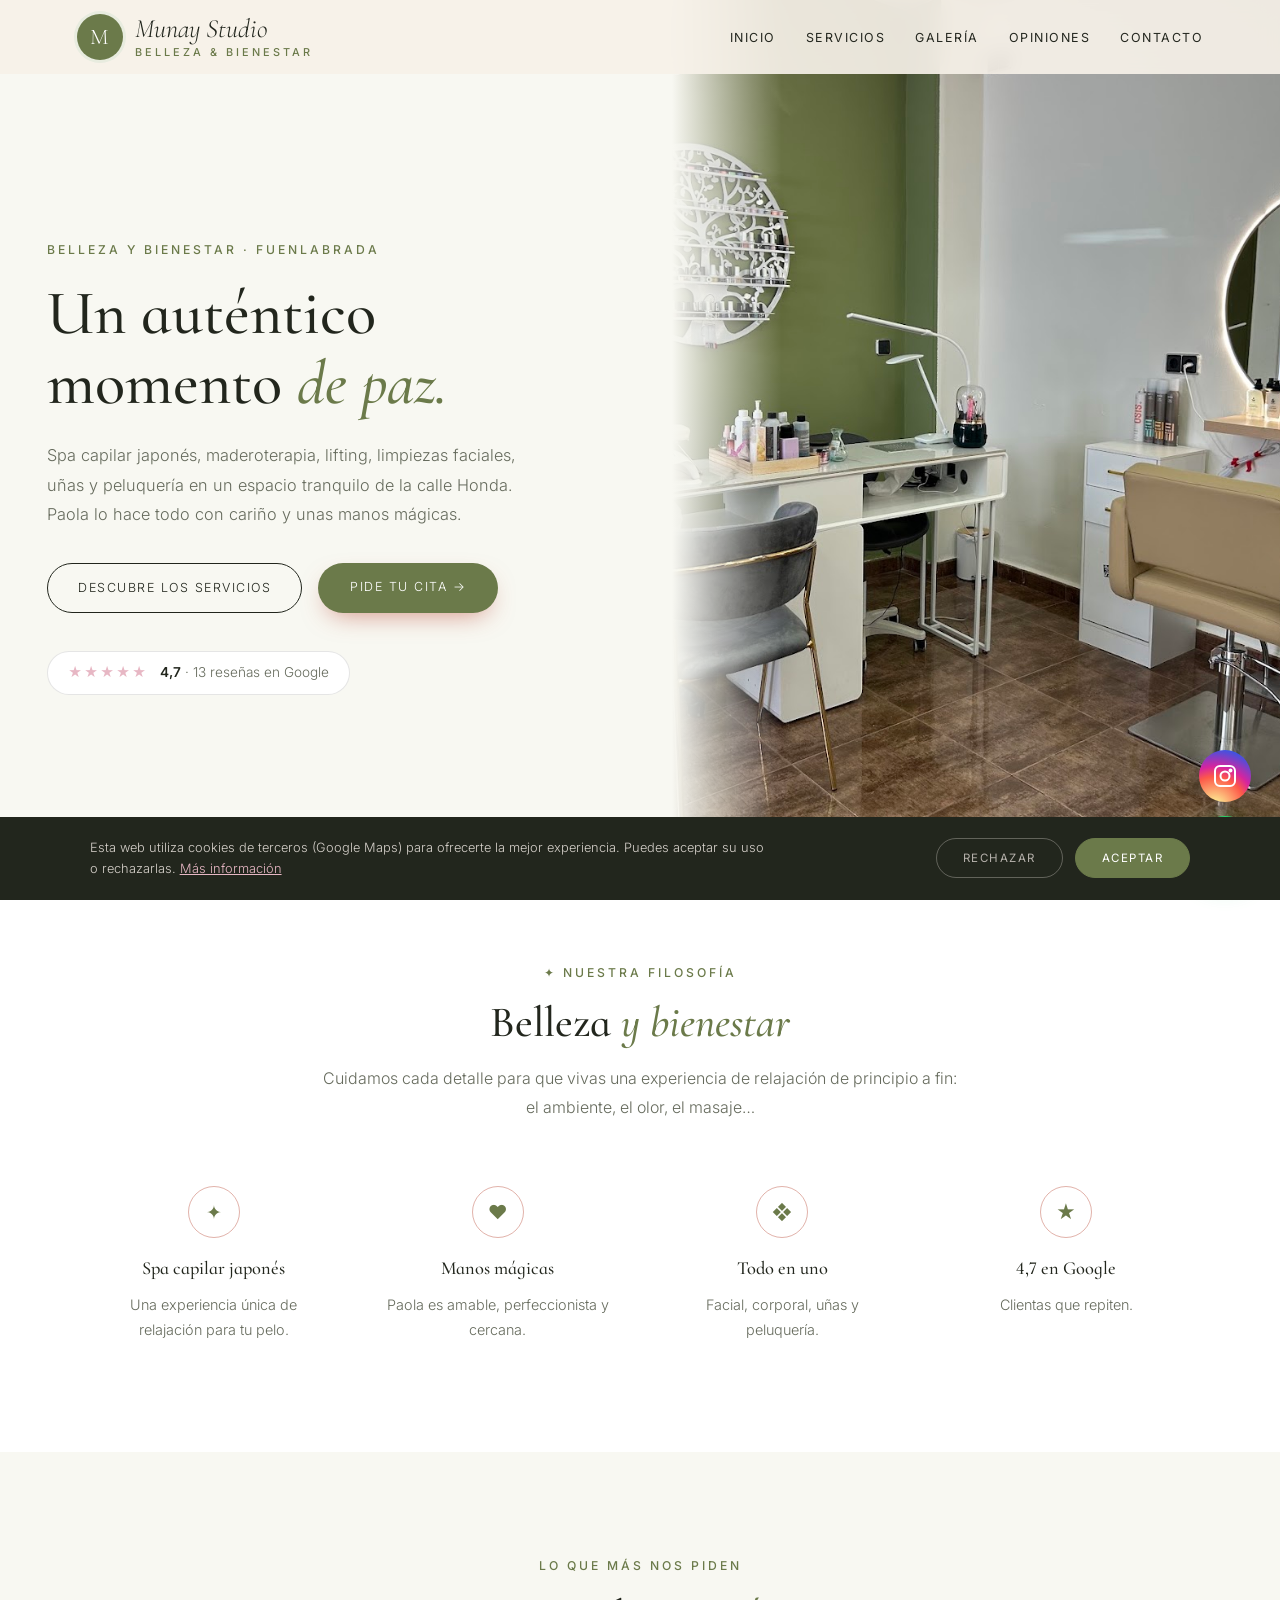
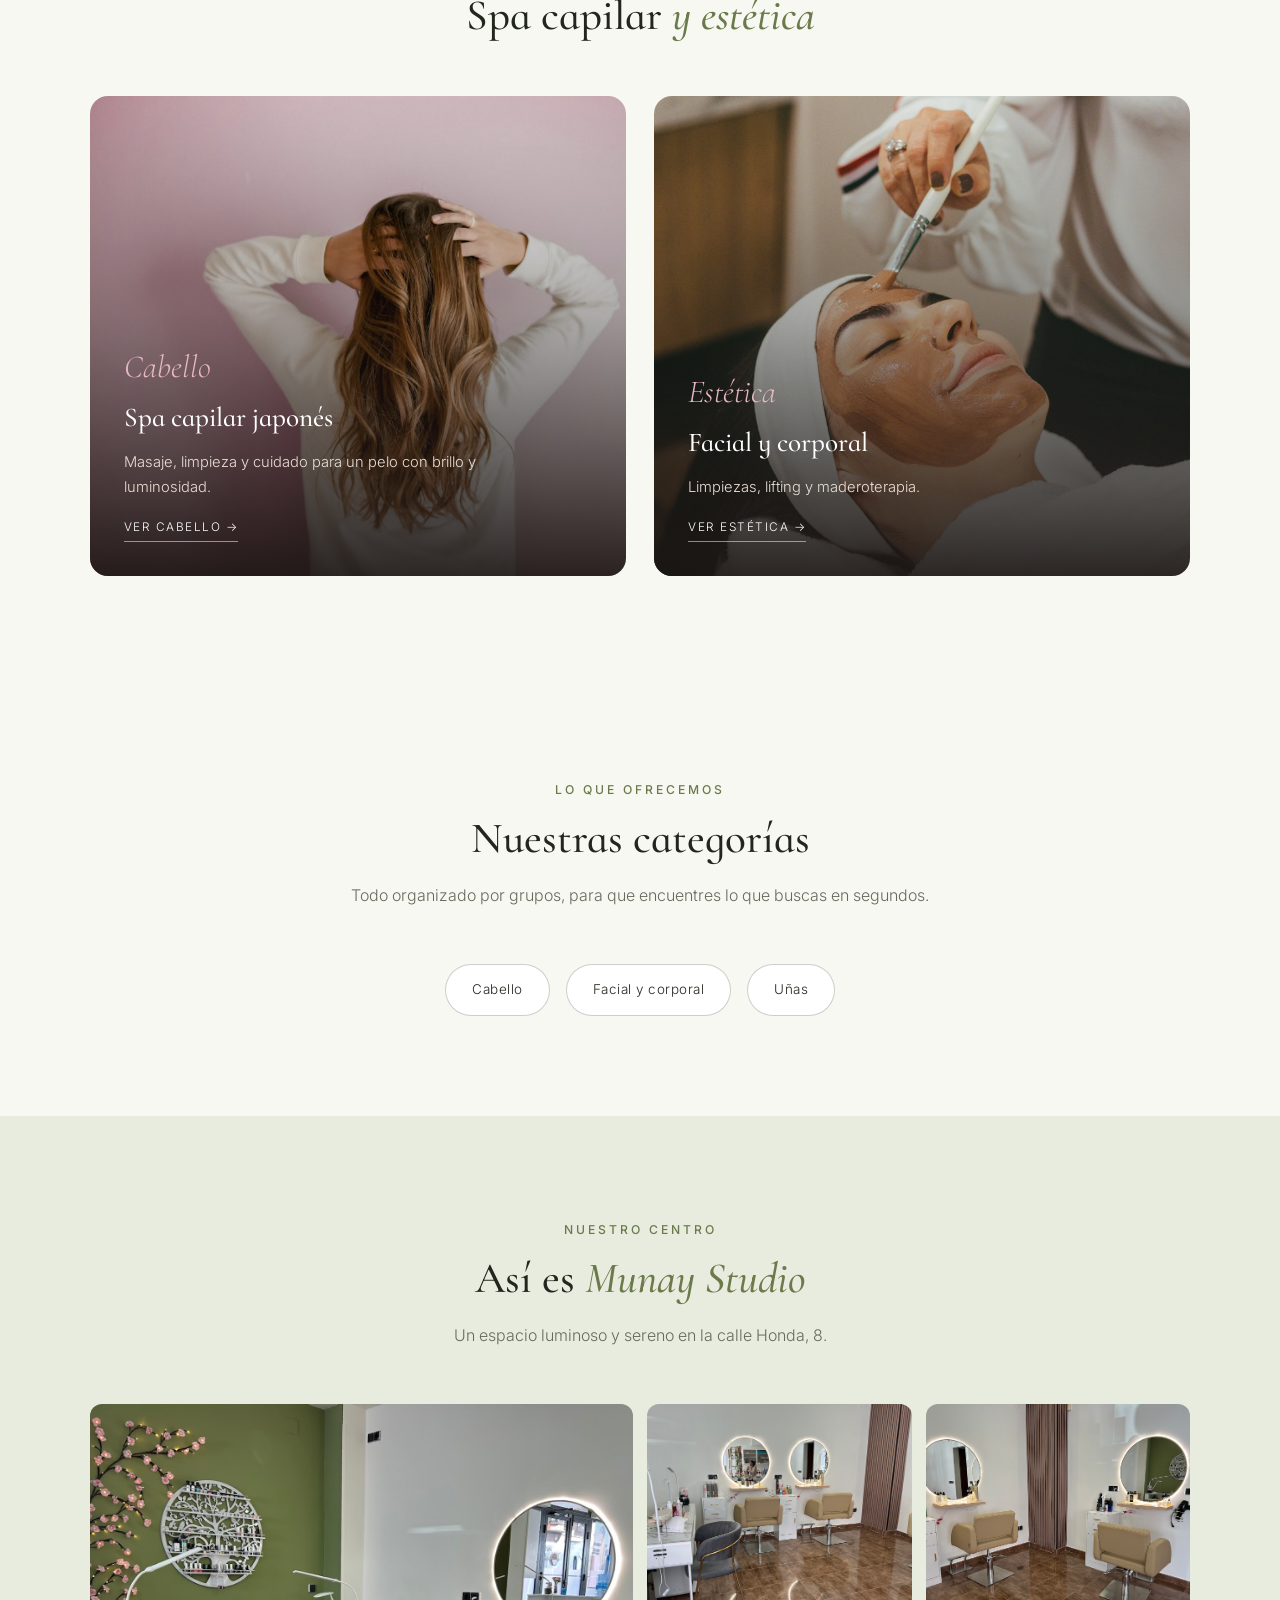
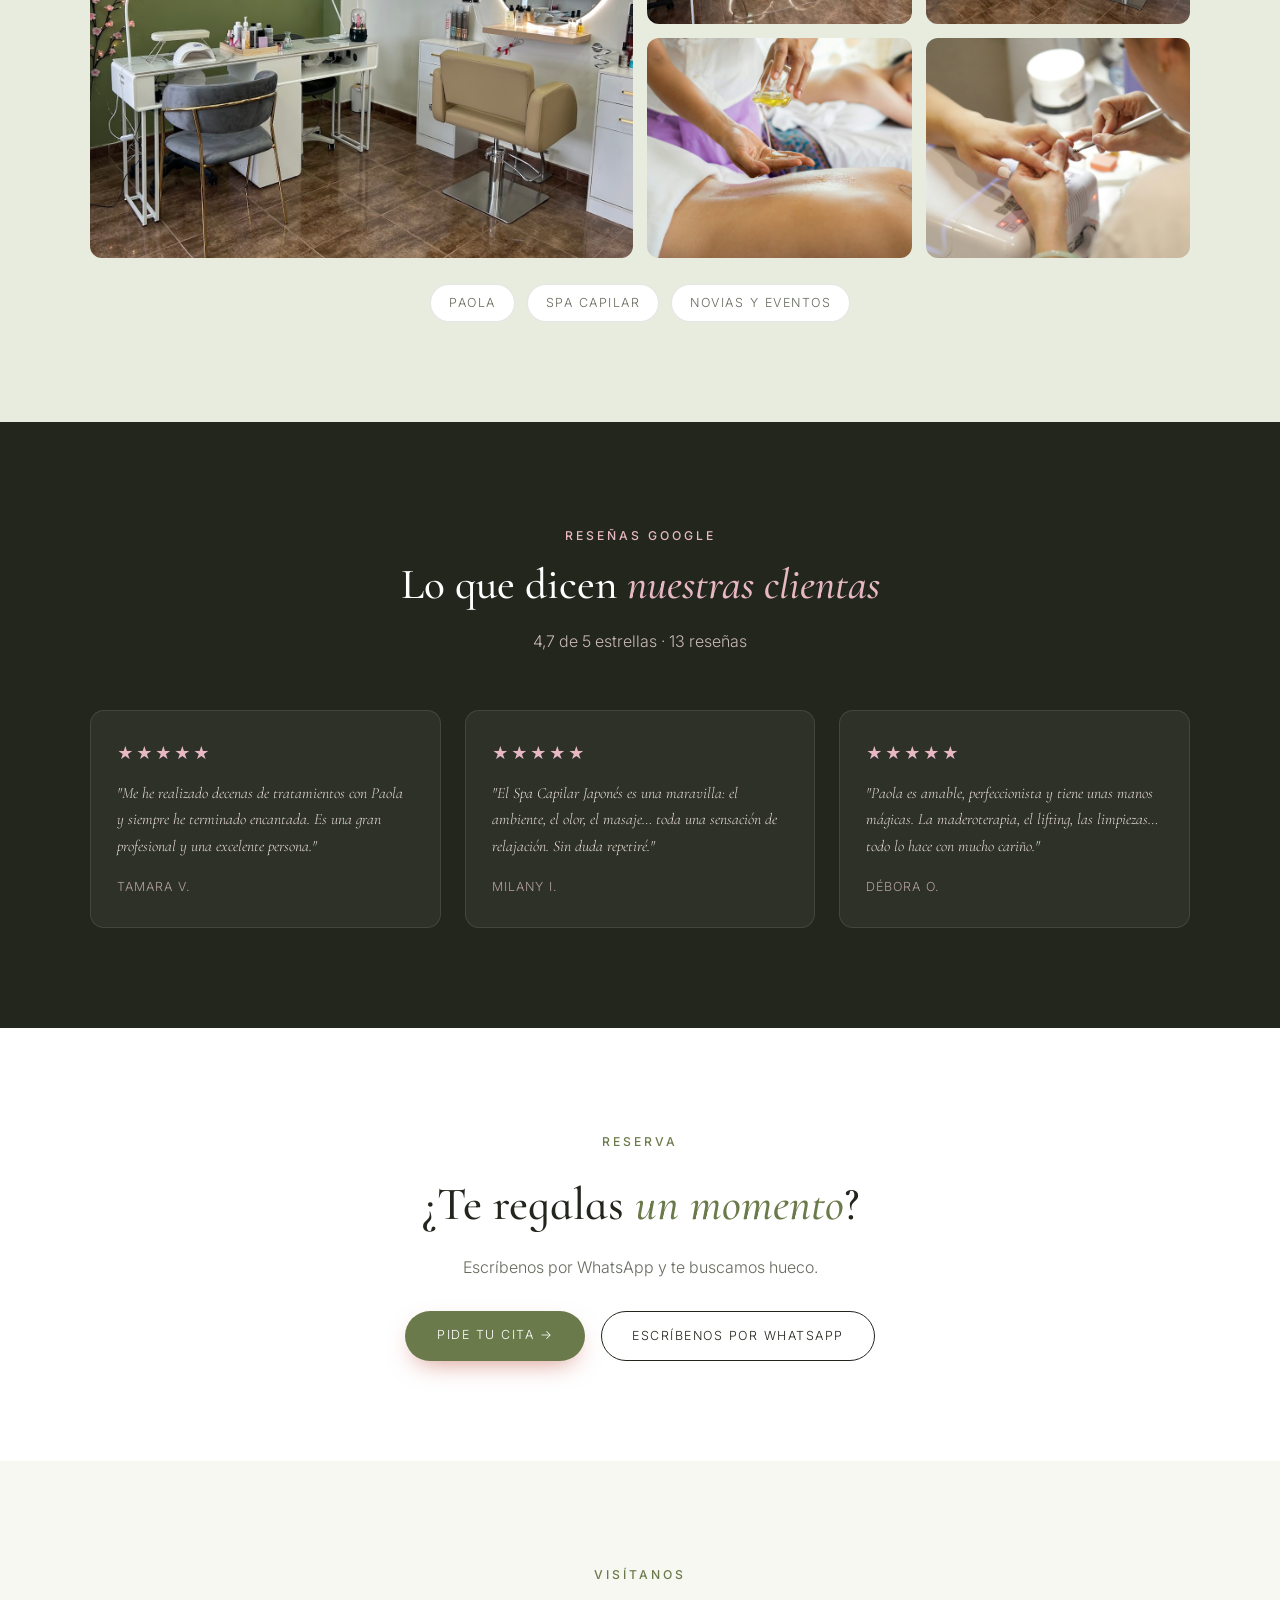
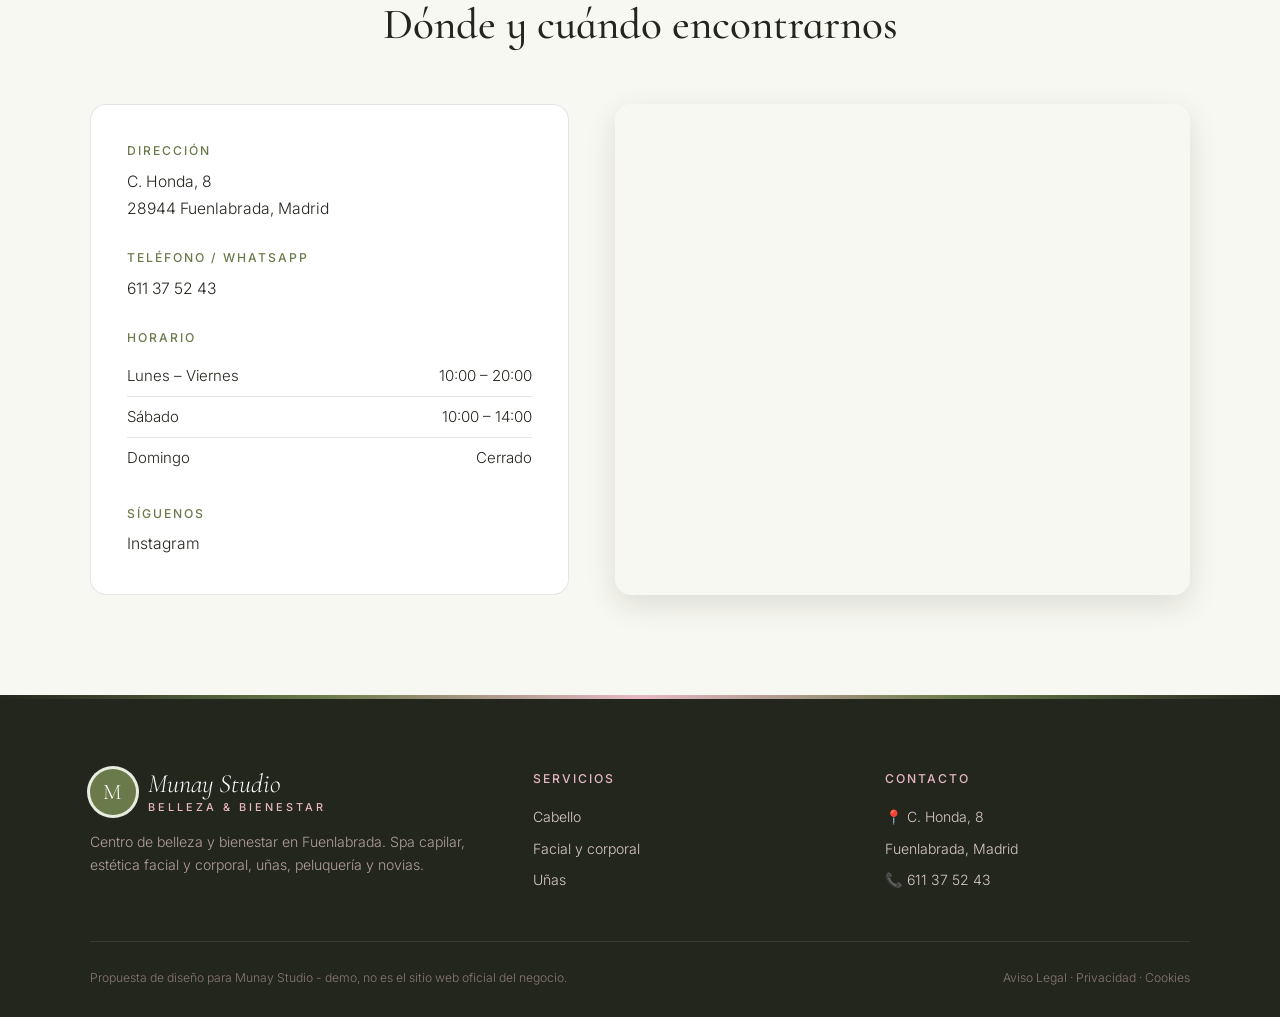
<file: index.html>
<!DOCTYPE html>
<html lang="es">
<head>
<meta charset="UTF-8">
<meta name="viewport" content="width=device-width, initial-scale=1.0">
<title>Munay Studio — Centro de estética en Fuenlabrada</title>
<meta name="description" content="Munay Studio, centro de belleza y bienestar de Paola en C. Honda 8, Fuenlabrada. Spa capilar japonés, maderoterapia, lifting, limpiezas faciales, peluquería, uñas, pedicura, masajes y novias. 4,7★ en Google.">
<meta name="theme-color" content="#22261d">
<meta property="og:title" content="Munay Studio · Fuenlabrada">
<meta property="og:image" content="maps_03.jpg">

<link rel="preconnect" href="https://fonts.googleapis.com"><link rel="preconnect" href="https://fonts.gstatic.com" crossorigin><link href="https://fonts.googleapis.com/css2?family=Cormorant+Infant:ital,wght@0,600;1,500&family=Inter:wght@300;400;500;600&display=swap" rel="stylesheet">
<link rel="stylesheet" href="styles.css">
</head>
<body>

<header id="header">
  <a href="index.html" class="logo" aria-label="Munay Studio, inicio"><span class="logo-mark">M</span><span class="logo-text"><span class="script">Munay Studio</span><small>belleza &amp; bienestar</small></span></a>
  <nav id="nav" aria-label="Navegación principal"><ul><li><a href="index.html#inicio">Inicio</a></li><li><a href="servicios.html">Servicios</a></li><li><a href="index.html#galeria">Galería</a></li><li><a href="index.html#opiniones">Opiniones</a></li><li><a href="index.html#contacto">Contacto</a></li></ul></nav><button class="nav-toggle" id="navToggle" aria-label="Abrir menú">☰</button>
</header>

<section class="hero" id="inicio">
  <div class="hero-text">
    <span class="eyebrow">Belleza y bienestar · Fuenlabrada</span>
    <h1>Un auténtico momento <em>de paz.</em></h1>
    <p>Spa capilar japonés, maderoterapia, lifting, limpiezas faciales, uñas y peluquería en un espacio tranquilo de la calle Honda. Paola lo hace todo con cariño y unas manos mágicas.</p>
    <div class="hero-ctas">
      <a href="servicios.html" class="btn-outline">Descubre los servicios</a>
      <a href="https://wa.me/34611375243?text=Hola%2C%20quiero%20pedir%20cita%20en%20Munay%20Studio" class="btn-solid" target="_blank" rel="noopener">Pide tu cita →</a>
    </div>
    <a class="hero-rating" href="https://www.google.com/maps/search/?api=1&query=Munay+Studio,+C.+Honda+8,+Fuenlabrada" target="_blank" rel="noopener"><span class="stars">★★★★★</span><span><strong>4,7</strong> · 13 reseñas en Google</span></a>
  </div>
  <div class="hero-img"><img src="maps_03.jpg" alt="Interior de Munay Studio con pared verde y flores" style="object-position:center 50%;"></div>
</section>

<section class="trust">
  <div class="section-head">
    <span class="eyebrow">✦ Nuestra filosofía</span>
    <h2>Belleza <em>y bienestar</em></h2>
    <p>Cuidamos cada detalle para que vivas una experiencia de relajación de principio a fin: el ambiente, el olor, el masaje…</p>
  </div>
  <div class="trust-grid">
    <div class="trust-card"><span class="trust-ic">✦</span><h3>Spa capilar japonés</h3><p>Una experiencia única de relajación para tu pelo.</p></div>
    <div class="trust-card"><span class="trust-ic">♥</span><h3>Manos mágicas</h3><p>Paola es amable, perfeccionista y cercana.</p></div>
    <div class="trust-card"><span class="trust-ic">❖</span><h3>Todo en uno</h3><p>Facial, corporal, uñas y peluquería.</p></div>
    <div class="trust-card"><span class="trust-ic">★</span><h3>4,7 en Google</h3><p>Clientas que repiten.</p></div>
  </div>
</section>

<section class="worlds">
  <div class="section-head">
    <span class="eyebrow">Lo que más nos piden</span>
    <h2>Spa capilar <em>y estética</em></h2>
  </div>
  <div class="worlds-grid">
    <a href="servicios.html#cabello" class="world-card"><img src="u_peinado.jpg" alt="Spa capilar japonés"><div class="world-text"><span class="script">Cabello</span><h3>Spa capilar japonés</h3><p>Masaje, limpieza y cuidado para un pelo con brillo y luminosidad.</p><span class="world-link">Ver cabello →</span></div></a>
    <a href="servicios.html#estetica" class="world-card"><img src="u_facial.jpg" alt="Facial y corporal"><div class="world-text"><span class="script">Estética</span><h3>Facial y corporal</h3><p>Limpiezas, lifting y maderoterapia.</p><span class="world-link">Ver estética →</span></div></a>
  </div>
</section>

<section>
  <div class="section-head">
    <span class="eyebrow">Lo que ofrecemos</span>
    <h2>Nuestras categorías</h2>
    <p>Todo organizado por grupos, para que encuentres lo que buscas en segundos.</p>
  </div>
  <div class="cat-pills">
    <a href="servicios.html#cabello" class="cat-pill">Cabello</a>
    <a href="servicios.html#estetica" class="cat-pill">Facial y corporal</a>
    <a href="servicios.html#unas" class="cat-pill">Uñas</a>
  </div>
</section>

<section class="gallery-wrap" id="galeria">
  <div class="section-head">
    <span class="eyebrow">Nuestro centro</span>
    <h2>Así es <em>Munay Studio</em></h2>
    <p>Un espacio luminoso y sereno en la calle Honda, 8.</p>
  </div>
  <div class="gallery">
    <figure class="big"><img src="maps_03.jpg" alt="Zona de uñas y peluquería" loading="lazy"></figure>
    <figure><img src="maps_01.jpg" alt="Interior de Munay Studio" loading="lazy"></figure>
    <figure><img src="maps_02.jpg" alt="Tocadores con espejos iluminados" loading="lazy"></figure>
    <figure><img src="u_masaje.jpg" alt="Masaje relajante" loading="lazy"></figure>
    <figure><img src="u_unas.jpg" alt="Manicura" loading="lazy"></figure>
  </div>
  <div class="brands"><span>Paola</span><span>Spa capilar</span><span>Novias y eventos</span></div>
</section>

<section class="reviews-wrap" id="opiniones">
  <div class="section-head">
    <span class="eyebrow">Reseñas Google</span>
    <h2>Lo que dicen <em>nuestras clientas</em></h2>
    <p>4,7 de 5 estrellas · 13 reseñas</p>
  </div>
  <div class="review-grid">
    <div class="review-card"><div class="stars">★★★★★</div><p>"Me he realizado decenas de tratamientos con Paola y siempre he terminado encantada. Es una gran profesional y una excelente persona."</p><cite>Tamara V.</cite></div>
    <div class="review-card"><div class="stars">★★★★★</div><p>"El Spa Capilar Japonés es una maravilla: el ambiente, el olor, el masaje… toda una sensación de relajación. Sin duda repetiré."</p><cite>Milany I.</cite></div>
    <div class="review-card"><div class="stars">★★★★★</div><p>"Paola es amable, perfeccionista y tiene unas manos mágicas. La maderoterapia, el lifting, las limpiezas… todo lo hace con mucho cariño."</p><cite>Débora O.</cite></div>
  </div>
</section>

<section class="cta-section">
  <span class="eyebrow">Reserva</span>
  <h2>¿Te regalas <em>un momento</em>?</h2>
  <p>Escríbenos por WhatsApp y te buscamos hueco.</p>
  <div class="cta-row">
    <a href="https://wa.me/34611375243?text=Hola%2C%20quiero%20pedir%20cita%20en%20Munay%20Studio" class="btn-solid" target="_blank" rel="noopener">Pide tu cita →</a>
    <a href="https://wa.me/34611375243?text=Hola%2C%20quiero%20pedir%20cita%20en%20Munay%20Studio" class="btn-outline" target="_blank" rel="noopener">Escríbenos por WhatsApp</a>
  </div>
</section>

<section class="contact-section" id="contacto">
  <div class="section-head">
    <span class="eyebrow">Visítanos</span>
    <h2>Dónde y cuándo encontrarnos</h2>
  </div>
  <div class="contact-grid">
    <div class="contact-info">
      <div class="contact-block"><h3>Dirección</h3><p>C. Honda, 8<br>28944 Fuenlabrada, Madrid</p></div>
      <div class="contact-block"><h3>Teléfono / WhatsApp</h3><p><a href="tel:+34611375243">611 37 52 43</a></p></div>
      <div class="contact-block"><h3>Horario</h3><ul class="hours-list"><li><span>Lunes – Viernes</span><span>10:00 – 20:00</span></li><li><span>Sábado</span><span>10:00 – 14:00</span></li><li><span>Domingo</span><span>Cerrado</span></li></ul></div>
      <div class="contact-block"><h3>Síguenos</h3><p><a href="https://www.instagram.com/estetica_munay_studio/" target="_blank" rel="noopener">Instagram</a></p></div>
    </div>
    <div class="contact-map">
      <iframe title="Mapa de Munay Studio" src="https://www.google.com/maps?q=Munay+Studio,+C.+Honda+8,+Fuenlabrada&output=embed" width="100%" height="100%" style="border:0;" allowfullscreen="" loading="lazy" referrerpolicy="no-referrer-when-downgrade"></iframe>
    </div>
  </div>
</section>

<footer>
  <div class="footer-grid">
    <div class="footer-brand">
      <a href="index.html" class="logo light"><span class="logo-mark">M</span><span class="logo-text"><span class="script">Munay Studio</span><small>belleza &amp; bienestar</small></span></a>
      <p>Centro de belleza y bienestar en Fuenlabrada. Spa capilar, estética facial y corporal, uñas, peluquería y novias.</p>
    </div>
    <div><h4>Servicios</h4><ul><li><a href="servicios.html#cabello">Cabello</a></li><li><a href="servicios.html#estetica">Facial y corporal</a></li><li><a href="servicios.html#unas">Uñas</a></li></ul></div>
    <div><h4>Contacto</h4><ul><li>📍 C. Honda, 8</li><li>Fuenlabrada, Madrid</li><li>📞 <a href="tel:+34611375243">611 37 52 43</a></li></ul></div>
  </div>
  <div class="footer-bottom">
    <span>Propuesta de diseño para Munay Studio - demo, no es el sitio web oficial del negocio.</span>
    <span><a href="aviso-legal.html">Aviso Legal</a> &middot; <a href="politica-privacidad.html">Privacidad</a> &middot; <a href="politica-cookies.html">Cookies</a></span>
  </div>
</footer>

<div id="cookie-banner" class="cookie-banner"><p>Esta web utiliza cookies de terceros (Google Maps) para ofrecerte la mejor experiencia. Puedes aceptar su uso o rechazarlas. <a href="politica-cookies.html">Más información</a></p><div class="cookie-actions"><button onclick="setCookieChoice('rejected')" class="ck-reject">Rechazar</button><button onclick="setCookieChoice('accepted')" class="ck-accept">Aceptar</button></div></div>
<div class="social-fabs"><a class="ig-fab" href="https://www.instagram.com/estetica_munay_studio/" target="_blank" rel="noopener" aria-label="Visitar Instagram"><svg width="24" height="24" viewBox="0 0 24 24" fill="none" stroke="white" stroke-width="2"><rect x="2" y="2" width="20" height="20" rx="5"/><circle cx="12" cy="12" r="4.5"/><circle cx="17.5" cy="6.5" r="1" fill="white"/></svg></a><a class="wa-fab" href="https://wa.me/34611375243?text=Hola%2C%20quiero%20pedir%20cita%20en%20Munay%20Studio" target="_blank" rel="noopener" aria-label="Escribir por WhatsApp"><svg width="28" height="28" viewBox="0 0 24 24" fill="white"><path d="M17.5 14.4c-.3-.1-1.8-.9-2-1s-.5-.1-.7.1-.8 1-.9 1.2-.3.2-.6.1a8.2 8.2 0 0 1-2.4-1.5 9 9 0 0 1-1.7-2.1c-.2-.3 0-.5.1-.6l.4-.5.3-.5v-.5l-.9-2.2c-.2-.6-.5-.5-.7-.5h-.6a1.1 1.1 0 0 0-.8.4 3.4 3.4 0 0 0-1 2.5 5.9 5.9 0 0 0 1.2 3.1 13.5 13.5 0 0 0 5.2 4.6c2.6 1 2.6.7 3.1.6a2.6 2.6 0 0 0 1.7-1.2 2.1 2.1 0 0 0 .2-1.2c-.1-.1-.3-.2-.6-.3ZM12 21.8a9.8 9.8 0 0 1-5-1.4l-.4-.2-3.7 1 1-3.6-.2-.4A9.8 9.8 0 1 1 12 21.8Zm8.4-18.3A11.8 11.8 0 0 0 1.8 17.7L.2 23.8l6.3-1.6a11.8 11.8 0 0 0 5.6 1.4A11.8 11.8 0 0 0 20.4 3.5Z"/></svg></a></div>
<script src="main.js"></script>
</body>
</html>
</file>
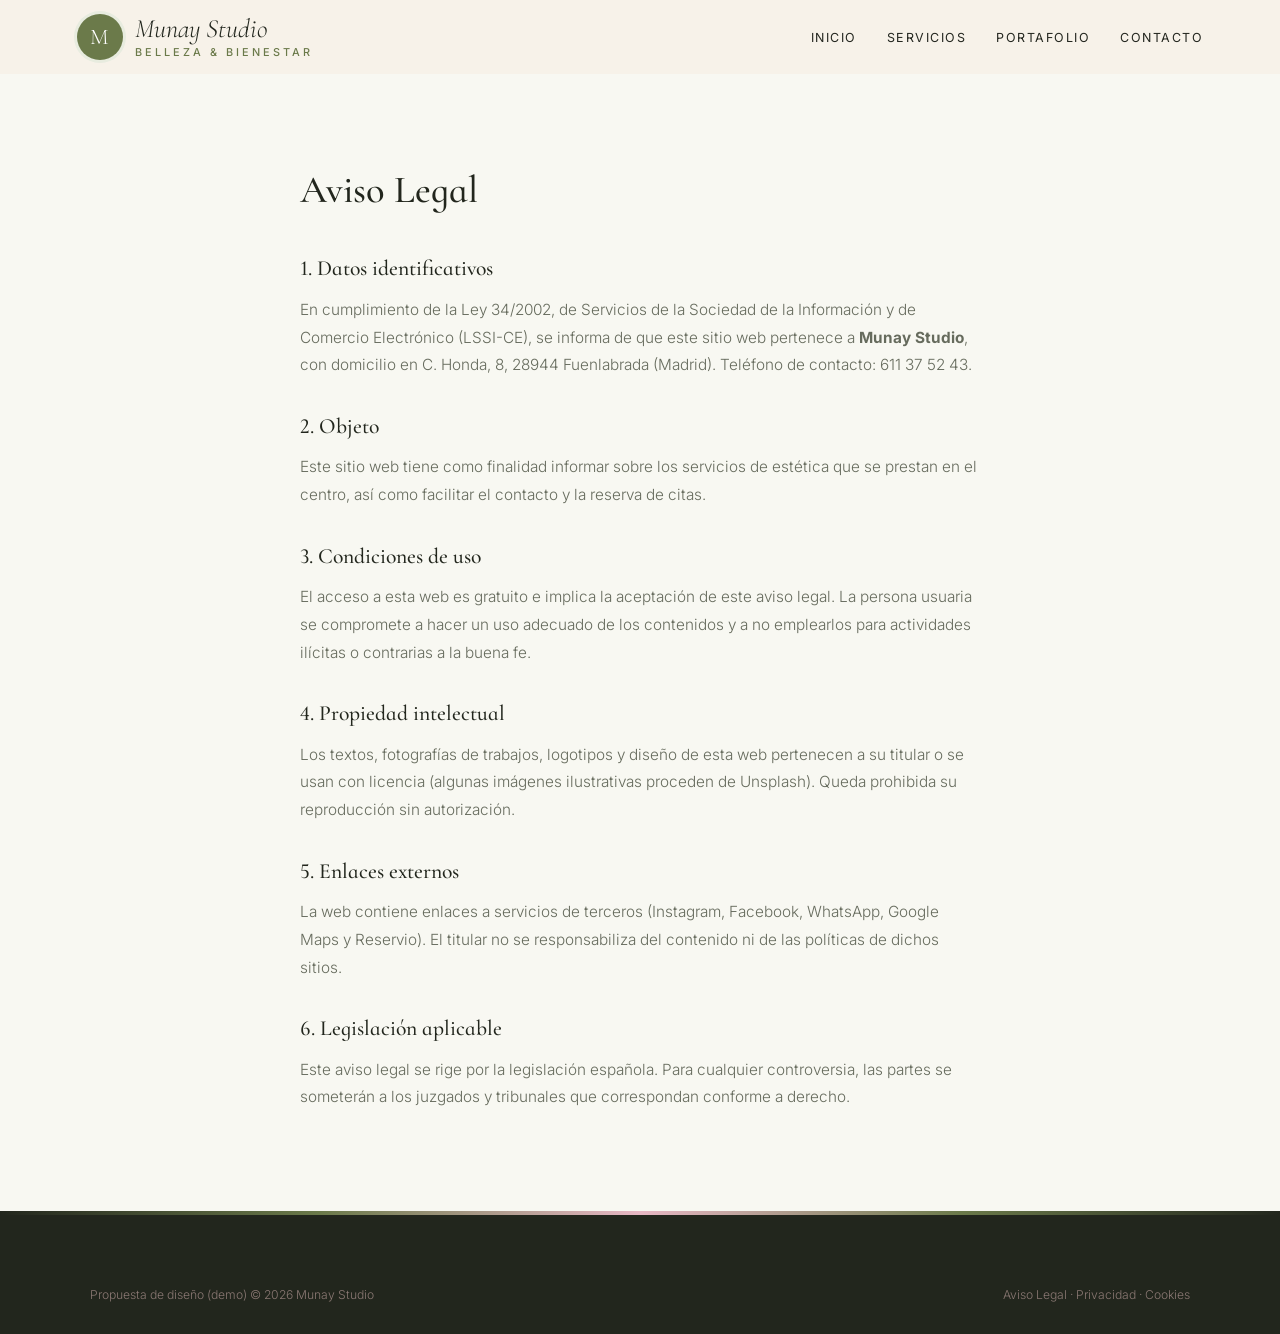
<file: aviso-legal.html>
<!DOCTYPE html>
<html lang="es">
<head>
<meta charset="UTF-8">
<meta name="viewport" content="width=device-width, initial-scale=1.0">
<title>Aviso Legal — Munay Studio</title>
<meta name="robots" content="noindex">

<link rel="preconnect" href="https://fonts.googleapis.com">
<link href="https://fonts.googleapis.com/css2?family=Cormorant+Infant:ital,wght@0,600;1,500&family=Inter:wght@300;400;500;600&display=swap" rel="stylesheet">
<link rel="stylesheet" href="styles.css">
</head>
<body>
<header id="header" class="scrolled">
  <a href="index.html" class="logo" aria-label="Munay Studio, inicio">
    <span class="logo-mark">M</span>
    <span class="logo-text"><span class="script">Munay Studio</span><small>belleza &amp; bienestar</small></span>
  </a>
  <nav id="nav" aria-label="Navegación principal">
    <ul>
      <li><a href="index.html#inicio">Inicio</a></li>
      <li><a href="servicios.html">Servicios</a></li>
      <li><a href="portafolio.html">Portafolio</a></li>
      <li><a href="index.html#contacto">Contacto</a></li>
    </ul>
  </nav>
  <button class="nav-toggle" id="navToggle" aria-label="Abrir menú">☰</button>
</header>
<main class="legal"><h1>Aviso Legal</h1>
<h2>1. Datos identificativos</h2>
<p>En cumplimiento de la Ley 34/2002, de Servicios de la Sociedad de la Información y de Comercio Electrónico (LSSI-CE), se informa de que este sitio web pertenece a <strong>Munay Studio</strong>, con domicilio en C. Honda, 8, 28944 Fuenlabrada (Madrid). Teléfono de contacto: 611 37 52 43.</p>
<h2>2. Objeto</h2>
<p>Este sitio web tiene como finalidad informar sobre los servicios de estética que se prestan en el centro, así como facilitar el contacto y la reserva de citas.</p>
<h2>3. Condiciones de uso</h2>
<p>El acceso a esta web es gratuito e implica la aceptación de este aviso legal. La persona usuaria se compromete a hacer un uso adecuado de los contenidos y a no emplearlos para actividades ilícitas o contrarias a la buena fe.</p>
<h2>4. Propiedad intelectual</h2>
<p>Los textos, fotografías de trabajos, logotipos y diseño de esta web pertenecen a su titular o se usan con licencia (algunas imágenes ilustrativas proceden de Unsplash). Queda prohibida su reproducción sin autorización.</p>
<h2>5. Enlaces externos</h2>
<p>La web contiene enlaces a servicios de terceros (Instagram, Facebook, WhatsApp, Google Maps y Reservio). El titular no se responsabiliza del contenido ni de las políticas de dichos sitios.</p>
<h2>6. Legislación aplicable</h2>
<p>Este aviso legal se rige por la legislación española. Para cualquier controversia, las partes se someterán a los juzgados y tribunales que correspondan conforme a derecho.</p></main>
<footer>
  <div class="footer-bottom" style="margin-top:0">
    <span>Propuesta de diseño (demo) © 2026 Munay Studio</span>
    <span><a href="aviso-legal.html">Aviso Legal</a> &middot; <a href="politica-privacidad.html">Privacidad</a> &middot; <a href="politica-cookies.html">Cookies</a></span>
  </div>
</footer>
<script src="main.js"></script>
</body>
</html>
</file>
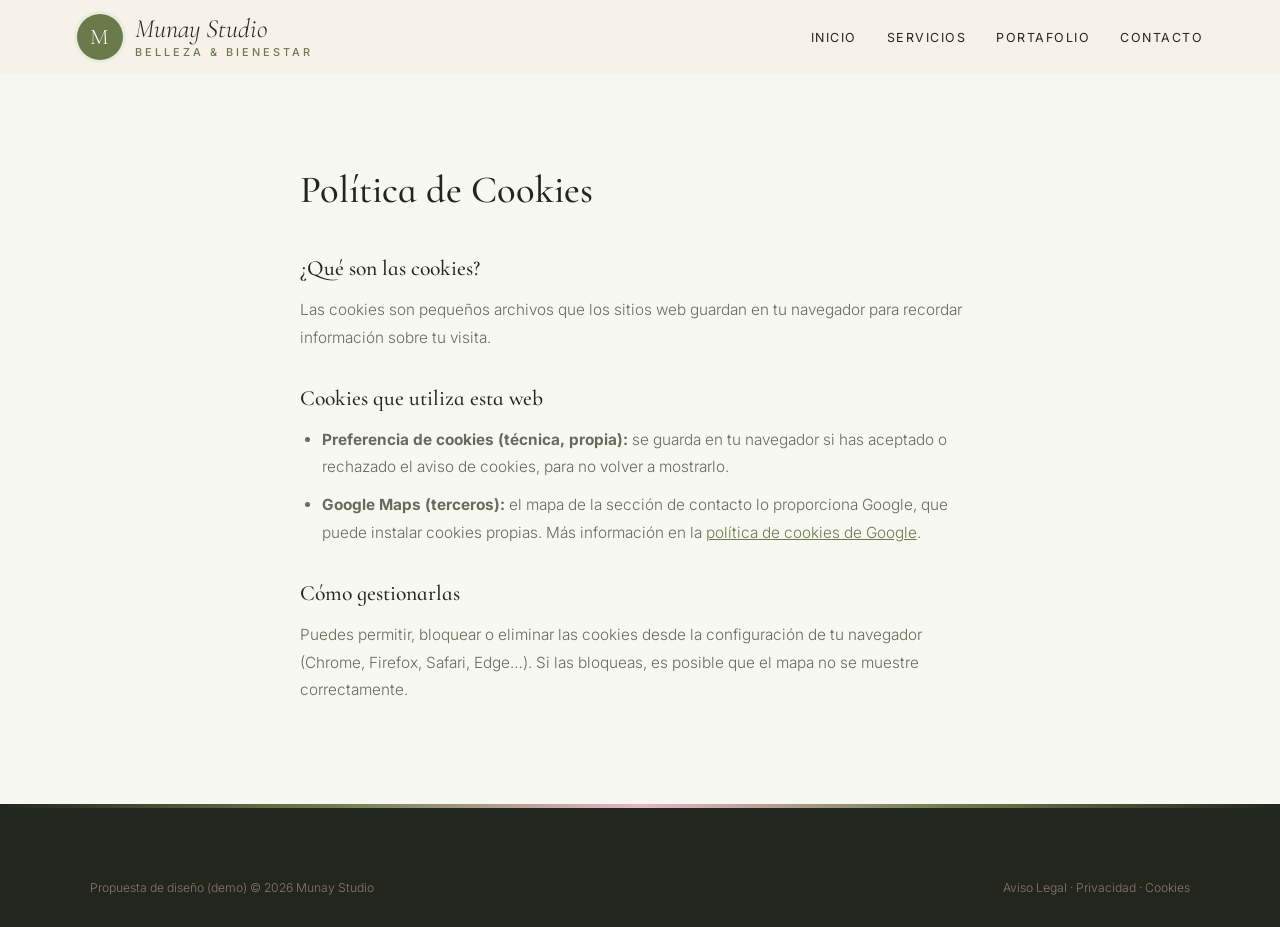
<file: politica-cookies.html>
<!DOCTYPE html>
<html lang="es">
<head>
<meta charset="UTF-8">
<meta name="viewport" content="width=device-width, initial-scale=1.0">
<title>Política de Cookies — Munay Studio</title>
<meta name="robots" content="noindex">

<link rel="preconnect" href="https://fonts.googleapis.com">
<link href="https://fonts.googleapis.com/css2?family=Cormorant+Infant:ital,wght@0,600;1,500&family=Inter:wght@300;400;500;600&display=swap" rel="stylesheet">
<link rel="stylesheet" href="styles.css">
</head>
<body>
<header id="header" class="scrolled">
  <a href="index.html" class="logo" aria-label="Munay Studio, inicio">
    <span class="logo-mark">M</span>
    <span class="logo-text"><span class="script">Munay Studio</span><small>belleza &amp; bienestar</small></span>
  </a>
  <nav id="nav" aria-label="Navegación principal">
    <ul>
      <li><a href="index.html#inicio">Inicio</a></li>
      <li><a href="servicios.html">Servicios</a></li>
      <li><a href="portafolio.html">Portafolio</a></li>
      <li><a href="index.html#contacto">Contacto</a></li>
    </ul>
  </nav>
  <button class="nav-toggle" id="navToggle" aria-label="Abrir menú">☰</button>
</header>
<main class="legal"><h1>Política de Cookies</h1>
<h2>¿Qué son las cookies?</h2>
<p>Las cookies son pequeños archivos que los sitios web guardan en tu navegador para recordar información sobre tu visita.</p>
<h2>Cookies que utiliza esta web</h2>
<ul>
<li><strong>Preferencia de cookies (técnica, propia):</strong> se guarda en tu navegador si has aceptado o rechazado el aviso de cookies, para no volver a mostrarlo.</li>
<li><strong>Google Maps (terceros):</strong> el mapa de la sección de contacto lo proporciona Google, que puede instalar cookies propias. Más información en la <a href="https://policies.google.com/technologies/cookies" target="_blank" rel="noopener">política de cookies de Google</a>.</li>
</ul>
<h2>Cómo gestionarlas</h2>
<p>Puedes permitir, bloquear o eliminar las cookies desde la configuración de tu navegador (Chrome, Firefox, Safari, Edge…). Si las bloqueas, es posible que el mapa no se muestre correctamente.</p></main>
<footer>
  <div class="footer-bottom" style="margin-top:0">
    <span>Propuesta de diseño (demo) © 2026 Munay Studio</span>
    <span><a href="aviso-legal.html">Aviso Legal</a> &middot; <a href="politica-privacidad.html">Privacidad</a> &middot; <a href="politica-cookies.html">Cookies</a></span>
  </div>
</footer>
<script src="main.js"></script>
</body>
</html>
</file>
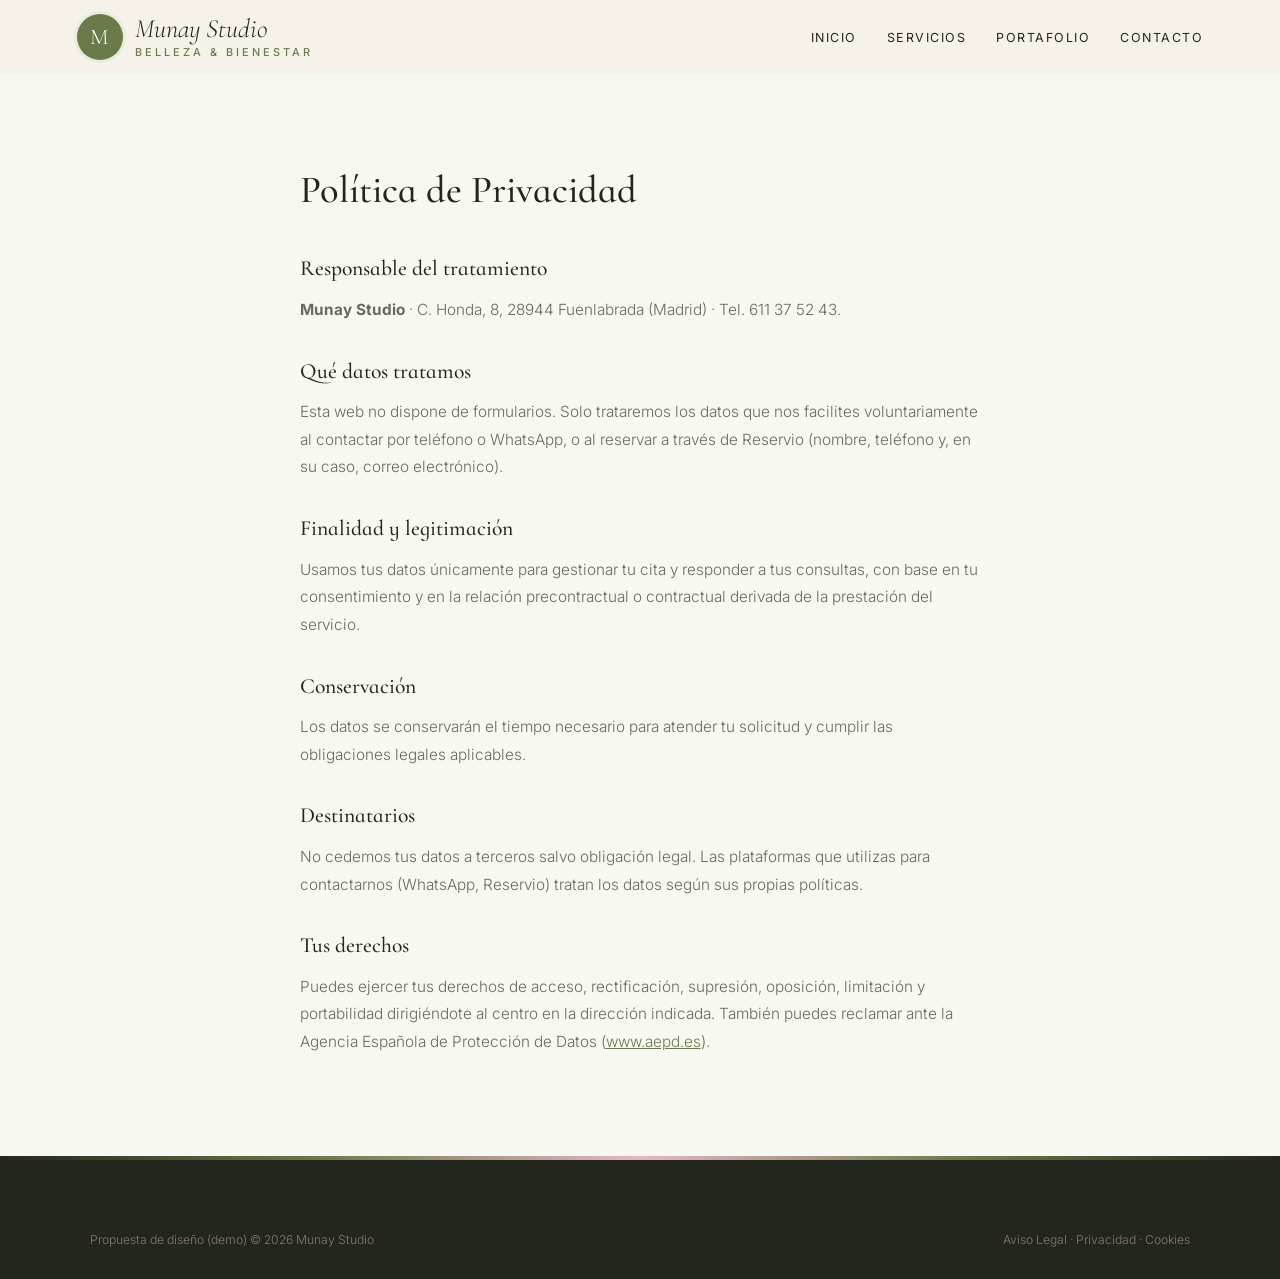
<file: politica-privacidad.html>
<!DOCTYPE html>
<html lang="es">
<head>
<meta charset="UTF-8">
<meta name="viewport" content="width=device-width, initial-scale=1.0">
<title>Política de Privacidad — Munay Studio</title>
<meta name="robots" content="noindex">

<link rel="preconnect" href="https://fonts.googleapis.com">
<link href="https://fonts.googleapis.com/css2?family=Cormorant+Infant:ital,wght@0,600;1,500&family=Inter:wght@300;400;500;600&display=swap" rel="stylesheet">
<link rel="stylesheet" href="styles.css">
</head>
<body>
<header id="header" class="scrolled">
  <a href="index.html" class="logo" aria-label="Munay Studio, inicio">
    <span class="logo-mark">M</span>
    <span class="logo-text"><span class="script">Munay Studio</span><small>belleza &amp; bienestar</small></span>
  </a>
  <nav id="nav" aria-label="Navegación principal">
    <ul>
      <li><a href="index.html#inicio">Inicio</a></li>
      <li><a href="servicios.html">Servicios</a></li>
      <li><a href="portafolio.html">Portafolio</a></li>
      <li><a href="index.html#contacto">Contacto</a></li>
    </ul>
  </nav>
  <button class="nav-toggle" id="navToggle" aria-label="Abrir menú">☰</button>
</header>
<main class="legal"><h1>Política de Privacidad</h1>
<h2>Responsable del tratamiento</h2>
<p><strong>Munay Studio</strong> · C. Honda, 8, 28944 Fuenlabrada (Madrid) · Tel. 611 37 52 43.</p>
<h2>Qué datos tratamos</h2>
<p>Esta web no dispone de formularios. Solo trataremos los datos que nos facilites voluntariamente al contactar por teléfono o WhatsApp, o al reservar a través de Reservio (nombre, teléfono y, en su caso, correo electrónico).</p>
<h2>Finalidad y legitimación</h2>
<p>Usamos tus datos únicamente para gestionar tu cita y responder a tus consultas, con base en tu consentimiento y en la relación precontractual o contractual derivada de la prestación del servicio.</p>
<h2>Conservación</h2>
<p>Los datos se conservarán el tiempo necesario para atender tu solicitud y cumplir las obligaciones legales aplicables.</p>
<h2>Destinatarios</h2>
<p>No cedemos tus datos a terceros salvo obligación legal. Las plataformas que utilizas para contactarnos (WhatsApp, Reservio) tratan los datos según sus propias políticas.</p>
<h2>Tus derechos</h2>
<p>Puedes ejercer tus derechos de acceso, rectificación, supresión, oposición, limitación y portabilidad dirigiéndote al centro en la dirección indicada. También puedes reclamar ante la Agencia Española de Protección de Datos (<a href="https://www.aepd.es" target="_blank" rel="noopener">www.aepd.es</a>).</p></main>
<footer>
  <div class="footer-bottom" style="margin-top:0">
    <span>Propuesta de diseño (demo) © 2026 Munay Studio</span>
    <span><a href="aviso-legal.html">Aviso Legal</a> &middot; <a href="politica-privacidad.html">Privacidad</a> &middot; <a href="politica-cookies.html">Cookies</a></span>
  </div>
</footer>
<script src="main.js"></script>
</body>
</html>
</file>
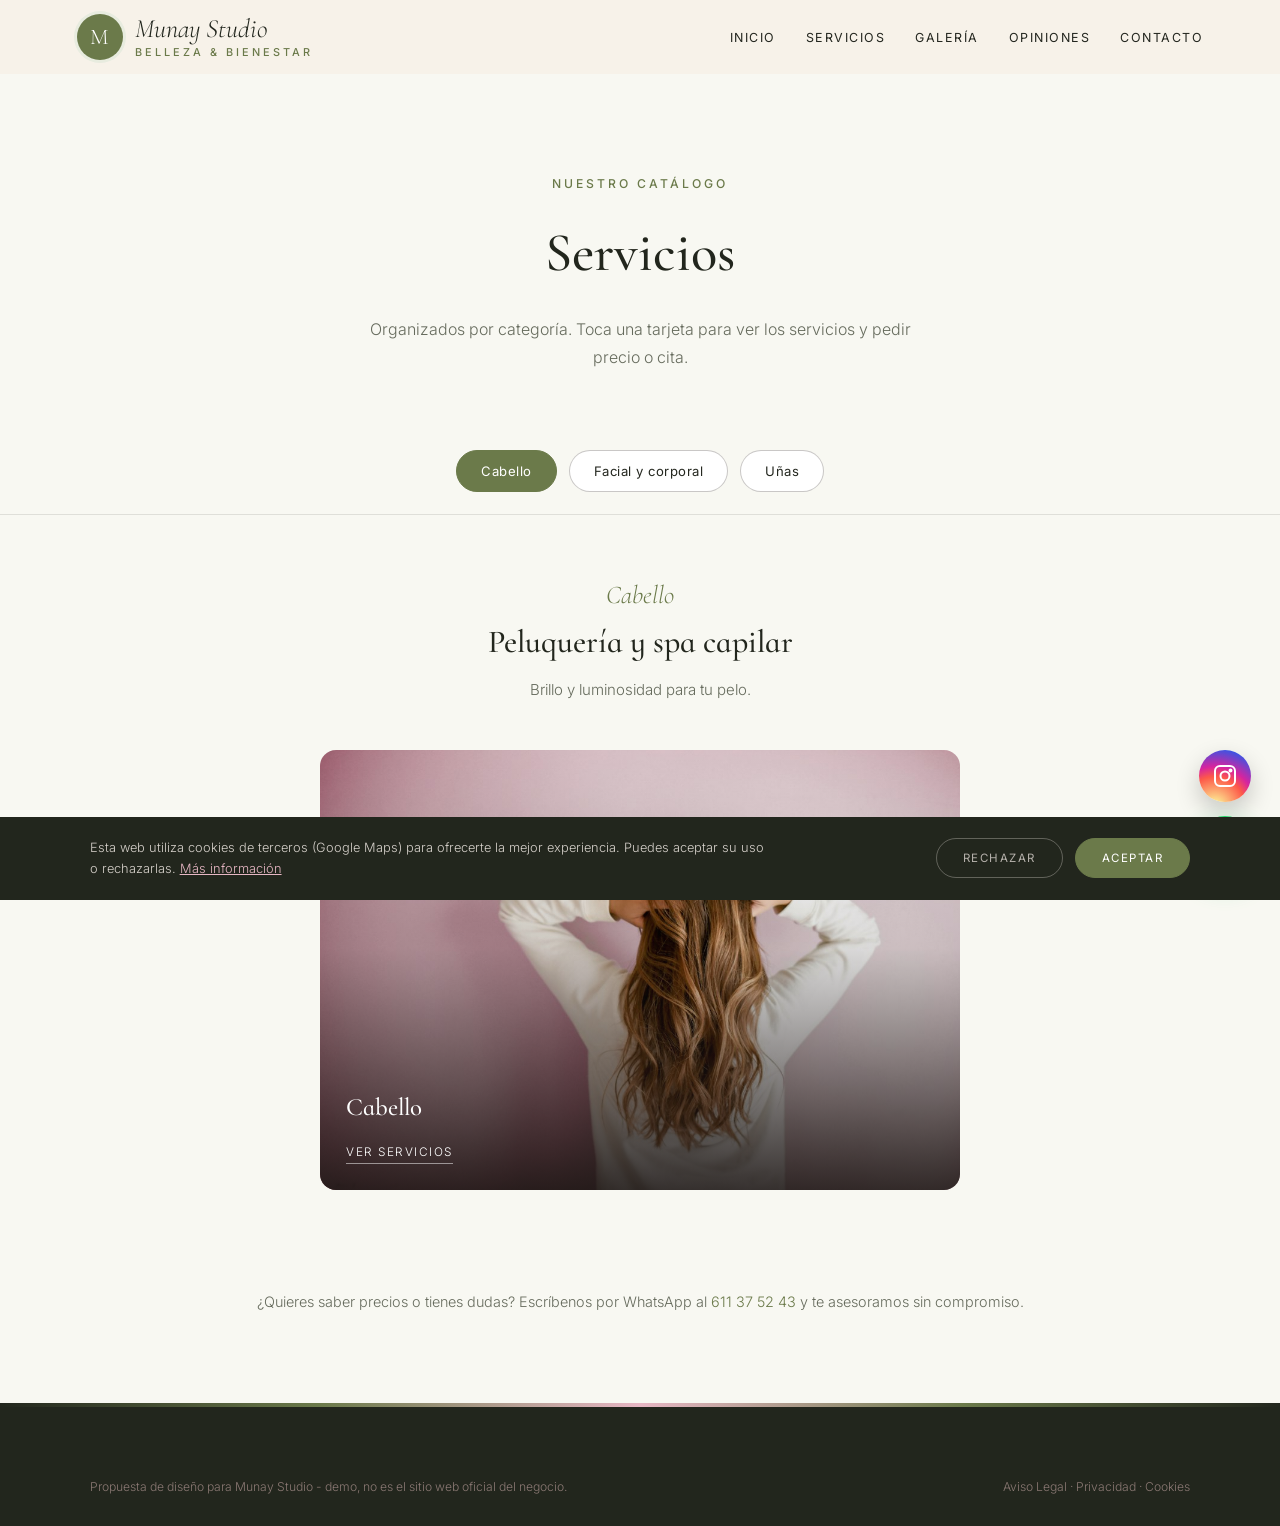
<file: servicios.html>
<!DOCTYPE html>
<html lang="es">
<head>
<meta charset="UTF-8">
<meta name="viewport" content="width=device-width, initial-scale=1.0">
<title>Servicios — Munay Studio · Fuenlabrada</title>
<meta name="description" content="Servicios de Munay Studio en Fuenlabrada.">

<link rel="preconnect" href="https://fonts.googleapis.com"><link rel="preconnect" href="https://fonts.gstatic.com" crossorigin><link href="https://fonts.googleapis.com/css2?family=Cormorant+Infant:ital,wght@0,600;1,500&family=Inter:wght@300;400;500;600&display=swap" rel="stylesheet">
<link rel="stylesheet" href="styles.css">
</head>
<body>

<header id="header" class="scrolled">
  <a href="index.html" class="logo" aria-label="Munay Studio, inicio"><span class="logo-mark">M</span><span class="logo-text"><span class="script">Munay Studio</span><small>belleza &amp; bienestar</small></span></a>
  <nav id="nav" aria-label="Navegación principal"><ul><li><a href="index.html#inicio">Inicio</a></li><li><a href="servicios.html">Servicios</a></li><li><a href="index.html#galeria">Galería</a></li><li><a href="index.html#opiniones">Opiniones</a></li><li><a href="index.html#contacto">Contacto</a></li></ul></nav><button class="nav-toggle" id="navToggle" aria-label="Abrir menú">☰</button>
</header>

<div class="page-hero">
  <span class="eyebrow">Nuestro catálogo</span>
  <h1>Servicios</h1>
  <p>Organizados por categoría. Toca una tarjeta para ver los servicios y pedir precio o cita.</p>
</div>

<div class="tabs">
  <button class="tab-btn active" data-tab="cabello">Cabello</button>
  <button class="tab-btn" data-tab="estetica">Facial y corporal</button>
  <button class="tab-btn" data-tab="unas">Uñas</button>
  
</div>

<div class="tab-panel active" id="cabello">
  <div class="tab-intro"><span class="script">Cabello</span><h2>Peluquería y spa capilar</h2><p>Brillo y luminosidad para tu pelo.</p></div>
  <div class="cat-grid single">
    <div class="cat-card" onclick="openModal('cabello')"><img src="u_peinado.jpg" alt="Cabello" loading="lazy"><div class="cat-card-text"><h3>Cabello</h3><span>Ver servicios</span></div></div>
  </div>
</div>

<div class="tab-panel" id="estetica">
  <div class="tab-intro"><span class="script">Piel</span><h2>Estética facial y corporal</h2><p>Tratamientos con mucho cariño.</p></div>
  <div class="cat-grid single">
    <div class="cat-card" onclick="openModal('estetica')"><img src="u_facial.jpg" alt="Estética" loading="lazy"><div class="cat-card-text"><h3>Estética</h3><span>Ver servicios</span></div></div>
  </div>
</div>

<div class="tab-panel" id="unas">
  <div class="tab-intro"><span class="script">Manos</span><h2>Uñas</h2><p>Manos y pies bonitos.</p></div>
  <div class="cat-grid single">
    <div class="cat-card" onclick="openModal('unas')"><img src="u_unas.jpg" alt="Uñas" loading="lazy"><div class="cat-card-text"><h3>Uñas</h3><span>Ver servicios</span></div></div>
  </div>
</div>


<p class="services-note">¿Quieres saber precios o tienes dudas? Escríbenos por WhatsApp al <a href="https://wa.me/34611375243" target="_blank" rel="noopener" style="color:var(--red)">611 37 52 43</a> y te asesoramos sin compromiso.</p>

<div class="modal-overlay" id="modal-cabello"><div class="modal">
  <button class="modal-close" onclick="closeModal('cabello')" aria-label="Cerrar">×</button>
  <h3>Cabello</h3><p class="modal-sub">Spa capilar y peluquería</p>
  <div class="svc-row"><div><div class="svc-name">Spa capilar japonés</div><span class="svc-desc">Limpieza, masaje y cuidado profundo del cuero cabelludo.</span></div><div class="svc-price">Consultar</div></div>
  <div class="svc-row"><div><div class="svc-name">Peluquería</div><span class="svc-desc">Corte, color y peinado.</span></div><div class="svc-price">Consultar</div></div>
  <div class="svc-row"><div><div class="svc-name">Novias y eventos</div><span class="svc-desc">Peinados para tu día especial.</span></div><div class="svc-price">Consultar</div></div>
  <a class="modal-cta alt" href="https://wa.me/34611375243?text=Hola%2C%20quiero%20informaci%C3%B3n%20sobre%20cabello" target="_blank" rel="noopener">Pedir cita por WhatsApp</a>
</div></div>

<div class="modal-overlay" id="modal-estetica"><div class="modal">
  <button class="modal-close" onclick="closeModal('estetica')" aria-label="Cerrar">×</button>
  <h3>Estética</h3><p class="modal-sub">Facial y corporal</p>
  <div class="svc-row"><div><div class="svc-name">Limpieza facial</div><span class="svc-desc">Piel limpia y luminosa.</span></div><div class="svc-price">Consultar</div></div>
  <div class="svc-row"><div><div class="svc-name">Lifting</div><span class="svc-desc">Uno de nuestros tratamientos destacados.</span></div><div class="svc-price">Consultar</div></div>
  <div class="svc-row"><div><div class="svc-name">Maderoterapia</div><span class="svc-desc">Modela y reafirma.</span></div><div class="svc-price">Consultar</div></div>
  <div class="svc-row"><div><div class="svc-name">Masajes</div><span class="svc-desc">Relajación de cuerpo entero.</span></div><div class="svc-price">Consultar</div></div>
  <a class="modal-cta alt" href="https://wa.me/34611375243?text=Hola%2C%20quiero%20informaci%C3%B3n%20sobre%20est%C3%A9tica" target="_blank" rel="noopener">Pedir cita por WhatsApp</a>
</div></div>

<div class="modal-overlay" id="modal-unas"><div class="modal">
  <button class="modal-close" onclick="closeModal('unas')" aria-label="Cerrar">×</button>
  <h3>Uñas</h3><p class="modal-sub">Manicura y pedicura</p>
  <div class="svc-row"><div><div class="svc-name">Manicura</div><span class="svc-desc">Uñas súper lindas.</span></div><div class="svc-price">Consultar</div></div>
  <div class="svc-row"><div><div class="svc-name">Pedicura</div><span class="svc-desc">Con un trato cercano y profesional.</span></div><div class="svc-price">Consultar</div></div>
  <a class="modal-cta alt" href="https://wa.me/34611375243?text=Hola%2C%20quiero%20informaci%C3%B3n%20sobre%20u%C3%B1as" target="_blank" rel="noopener">Pedir cita por WhatsApp</a>
</div></div>


<footer>
  <div class="footer-bottom" style="margin-top:0">
    <span>Propuesta de diseño para Munay Studio - demo, no es el sitio web oficial del negocio.</span>
    <span><a href="aviso-legal.html">Aviso Legal</a> &middot; <a href="politica-privacidad.html">Privacidad</a> &middot; <a href="politica-cookies.html">Cookies</a></span>
  </div>
</footer>

<div id="cookie-banner" class="cookie-banner"><p>Esta web utiliza cookies de terceros (Google Maps) para ofrecerte la mejor experiencia. Puedes aceptar su uso o rechazarlas. <a href="politica-cookies.html">Más información</a></p><div class="cookie-actions"><button onclick="setCookieChoice('rejected')" class="ck-reject">Rechazar</button><button onclick="setCookieChoice('accepted')" class="ck-accept">Aceptar</button></div></div>
<div class="social-fabs"><a class="ig-fab" href="https://www.instagram.com/estetica_munay_studio/" target="_blank" rel="noopener" aria-label="Visitar Instagram"><svg width="24" height="24" viewBox="0 0 24 24" fill="none" stroke="white" stroke-width="2"><rect x="2" y="2" width="20" height="20" rx="5"/><circle cx="12" cy="12" r="4.5"/><circle cx="17.5" cy="6.5" r="1" fill="white"/></svg></a><a class="wa-fab" href="https://wa.me/34611375243?text=Hola%2C%20quiero%20pedir%20cita%20en%20Munay%20Studio" target="_blank" rel="noopener" aria-label="Escribir por WhatsApp"><svg width="28" height="28" viewBox="0 0 24 24" fill="white"><path d="M17.5 14.4c-.3-.1-1.8-.9-2-1s-.5-.1-.7.1-.8 1-.9 1.2-.3.2-.6.1a8.2 8.2 0 0 1-2.4-1.5 9 9 0 0 1-1.7-2.1c-.2-.3 0-.5.1-.6l.4-.5.3-.5v-.5l-.9-2.2c-.2-.6-.5-.5-.7-.5h-.6a1.1 1.1 0 0 0-.8.4 3.4 3.4 0 0 0-1 2.5 5.9 5.9 0 0 0 1.2 3.1 13.5 13.5 0 0 0 5.2 4.6c2.6 1 2.6.7 3.1.6a2.6 2.6 0 0 0 1.7-1.2 2.1 2.1 0 0 0 .2-1.2c-.1-.1-.3-.2-.6-.3ZM12 21.8a9.8 9.8 0 0 1-5-1.4l-.4-.2-3.7 1 1-3.6-.2-.4A9.8 9.8 0 1 1 12 21.8Zm8.4-18.3A11.8 11.8 0 0 0 1.8 17.7L.2 23.8l6.3-1.6a11.8 11.8 0 0 0 5.6 1.4A11.8 11.8 0 0 0 20.4 3.5Z"/></svg></a></div>
<script src="main.js"></script>
</body>
</html>
</file>
<file: styles.css>
:root{
  --cream:#f8f8f2; --paper:#ffffff; --tint:#e8ecdf; --ink:#24271f; --dark:#22261d; --muted:#666b5d;
  --red:#6b7a4a; --red-dark:#525e38; --teal:#6b7a4a; --gold:#e7b7c4; --line:rgba(0,0,0,.1);
  --brand-gradient:linear-gradient(90deg,#22261d,#6b7a4a,#e7b7c4,#6b7a4a,#22261d);
}
*{margin:0;padding:0;box-sizing:border-box;}
html{scroll-behavior:smooth;}
body{font-family:'Inter',sans-serif;background:var(--cream);color:var(--ink);overflow-x:hidden;font-weight:300;line-height:1.6;}
a{text-decoration:none;color:inherit;}
h1,h2,h3{font-family:'Cormorant Infant',serif;font-weight:500;}
h1 em,h2 em{font-style:italic;color:var(--red);}
img{max-width:100%;display:block;}
.script{font-family:'Cormorant Infant',serif;font-style:italic;}

/* HEADER */
header{position:fixed;top:0;left:0;right:0;z-index:100;display:flex;justify-content:space-between;align-items:center;padding:14px 6%;background:rgba(247,241,233,.92);backdrop-filter:blur(10px);-webkit-backdrop-filter:blur(10px);transition:box-shadow .3s,padding .3s;}
header.scrolled{box-shadow:0 2px 24px rgba(28,22,20,.1);padding:8px 6%;}
.logo{display:flex;align-items:center;gap:12px;color:var(--dark);}
.logo-badge{width:58px;height:58px;border-radius:50%;object-fit:cover;box-shadow:0 0 0 2px var(--gold),0 6px 16px rgba(28,22,20,.15);transition:width .3s,height .3s;}
header.scrolled .logo-badge{width:46px;height:46px;}
.logo-text{display:flex;flex-direction:column;line-height:1;}
.logo-text .script{font-size:1.65rem;color:var(--dark);}
.logo-text small{font-size:.68rem;letter-spacing:3px;text-transform:uppercase;color:var(--red);margin-top:4px;font-weight:500;}
.logo.light .logo-text .script{color:#fff;}
.logo.light .logo-text small{color:var(--gold);}
nav ul{list-style:none;display:flex;gap:30px;}
nav a{font-size:.78rem;letter-spacing:1.5px;text-transform:uppercase;font-weight:400;position:relative;padding:4px 0;}
nav a::after{content:"";position:absolute;left:0;bottom:-2px;height:1px;width:100%;background:var(--red);transform:scaleX(0);transform-origin:right;transition:transform .3s;}
nav a:hover::after{transform:scaleX(1);transform-origin:left;}
.nav-toggle{display:none;font-size:1.6rem;background:none;border:none;color:var(--dark);cursor:pointer;}

/* BOTONES */
.btn-outline{display:inline-block;border:1px solid var(--dark);color:var(--dark);padding:14px 30px;font-size:.78rem;letter-spacing:1.5px;text-transform:uppercase;border-radius:40px;transition:all .25s;}
.btn-outline:hover{background:var(--dark);color:var(--cream);}
.btn-outline.light{border-color:rgba(255,255,255,.5);color:#fff;}
.btn-outline.light:hover{background:#fff;color:var(--dark);}
.btn-solid{display:inline-block;background:var(--red);color:#fff;padding:14px 32px;font-size:.78rem;letter-spacing:1.5px;text-transform:uppercase;border-radius:40px;transition:transform .25s,box-shadow .25s,background .25s;box-shadow:0 10px 26px -10px rgba(181,64,44,.6);}
.btn-solid:hover{transform:translateY(-2px);background:var(--red-dark);}

/* HERO */
.hero{min-height:95vh;display:grid;grid-template-columns:1.05fr .95fr;align-items:stretch;padding:0;}
.hero-text{display:flex;flex-direction:column;justify-content:center;padding:150px 7% 70px;}
.eyebrow{display:inline-block;color:var(--teal);text-transform:uppercase;letter-spacing:3px;font-size:.76rem;font-weight:500;}
.hero-text .eyebrow{margin-bottom:20px;}
.hero-text h1{font-size:clamp(2.4rem,5vw,3.9rem);line-height:1.12;margin-bottom:22px;color:var(--dark);}
.hero-text p{font-size:1.02rem;color:var(--muted);max-width:470px;line-height:1.8;margin-bottom:34px;}
.hero-ctas{display:flex;gap:16px;flex-wrap:wrap;}
.hero-rating{display:inline-flex;align-items:center;gap:12px;margin-top:38px;padding:10px 20px;border:1px solid var(--line);border-radius:40px;background:var(--paper);font-size:.85rem;color:var(--muted);align-self:flex-start;}
.hero-rating strong{color:var(--dark);font-weight:600;}
.stars{color:var(--gold);letter-spacing:2px;}
.hero-img{position:relative;overflow:hidden;}
.hero-img img{width:100%;height:100%;object-fit:cover;position:absolute;inset:0;}
.hero-img::after{content:"";position:absolute;inset:0;background:linear-gradient(90deg,var(--cream) 0%,rgba(247,241,233,0) 18%);}

/* SECCIONES */
section{padding:100px 7%;}
.section-head{text-align:center;max-width:640px;margin:0 auto 54px;}
.section-head h2{font-size:clamp(1.9rem,4vw,2.7rem);margin-top:12px;color:var(--dark);line-height:1.2;}
.section-head p{margin-top:16px;color:var(--muted);line-height:1.8;}

.trust{background:var(--paper);border-top:4px solid transparent;border-image:var(--brand-gradient) 1;}
.trust-grid{display:grid;grid-template-columns:repeat(auto-fit,minmax(230px,1fr));gap:36px;max-width:1150px;margin:0 auto;}
.trust-card{text-align:center;padding:10px;}
.trust-ic{display:inline-grid;place-items:center;width:52px;height:52px;border-radius:50%;border:1px solid rgba(181,64,44,.4);color:var(--red);font-size:1.2rem;margin-bottom:16px;}
.trust-card h3{font-size:1.15rem;color:var(--dark);margin-bottom:10px;}
.trust-card p{font-size:.9rem;color:var(--muted);line-height:1.7;}

/* DOS MUNDOS */
.worlds{background:var(--cream);}
.worlds-grid{display:grid;grid-template-columns:1fr 1fr;gap:28px;max-width:1150px;margin:0 auto;}
.world-card{position:relative;border-radius:18px;overflow:hidden;min-height:480px;display:flex;align-items:flex-end;color:#fff;}
.world-card img{position:absolute;inset:0;width:100%;height:100%;object-fit:cover;transition:transform .6s;}
.world-card:hover img{transform:scale(1.05);}
.world-card::after{content:"";position:absolute;inset:0;background:linear-gradient(to top,rgba(28,22,20,.92) 0%,rgba(28,22,20,.35) 55%,rgba(28,22,20,.05) 100%);}
.world-text{position:relative;z-index:2;padding:34px;}
.world-text .script{font-size:2rem;color:var(--gold);}
.world-text h3{font-size:1.7rem;margin:4px 0 10px;}
.world-text p{font-size:.92rem;color:#eadfd6;line-height:1.7;max-width:440px;}
.world-link{display:inline-block;margin-top:18px;font-size:.74rem;letter-spacing:1.5px;text-transform:uppercase;border-bottom:1px solid rgba(255,255,255,.5);padding-bottom:4px;}

/* PILLS */
.cat-pills{display:flex;flex-wrap:wrap;gap:16px;justify-content:center;max-width:1000px;margin:0 auto;}
.cat-pill{border:1px solid rgba(43,33,29,.22);padding:14px 26px;border-radius:30px;font-size:.84rem;letter-spacing:.5px;transition:all .2s;background:var(--paper);}
.cat-pill:hover{background:var(--red);color:#fff;border-color:var(--red);}

/* GALERIA */
.gallery-wrap{background:var(--tint);}
.gallery{max-width:1200px;margin:0 auto;display:grid;grid-template-columns:repeat(4,1fr);grid-auto-rows:220px;gap:14px;}
.gallery figure{overflow:hidden;border-radius:12px;margin:0;}
.gallery img{width:100%;height:100%;object-fit:cover;transition:transform .5s;}
.gallery figure:hover img{transform:scale(1.05);}
.gallery .big{grid-column:span 2;grid-row:span 2;}

/* RESEÑAS */
.reviews-wrap{background:var(--dark);color:#fff;position:relative;}
.reviews-wrap .section-head h2{color:#fff;}
.reviews-wrap .section-head h2 em{color:var(--gold);}
.reviews-wrap .section-head p{color:#c9b9b2;}
.reviews-wrap .eyebrow{color:var(--gold);}
.review-grid{display:grid;grid-template-columns:repeat(auto-fit,minmax(300px,1fr));gap:24px;max-width:1150px;margin:0 auto;}
.review-card{background:rgba(255,255,255,.05);border:1px solid rgba(255,255,255,.1);padding:30px 26px;border-radius:14px;display:flex;flex-direction:column;}
.review-card .stars{margin-bottom:14px;}
.review-card p{font-family:'Cormorant Infant',serif;font-size:.98rem;color:#eadfd6;line-height:1.7;font-style:italic;margin-bottom:16px;flex:1;}
.review-card cite{font-size:.78rem;color:#b3a099;font-style:normal;text-transform:uppercase;letter-spacing:1px;}

/* CTA */
.cta-section{text-align:center;background:var(--paper);}
.cta-section h2{font-size:clamp(2rem,4vw,2.9rem);color:var(--dark);margin:14px 0 14px;}
.cta-section p{color:var(--muted);margin-bottom:30px;}
.cta-row{display:flex;gap:16px;justify-content:center;flex-wrap:wrap;}

/* CONTACTO */
.contact-section{background:var(--cream);}
.contact-grid{display:grid;grid-template-columns:1fr 1.2fr;gap:46px;max-width:1150px;margin:0 auto;align-items:stretch;}
.contact-info{display:flex;flex-direction:column;gap:26px;background:var(--paper);border:1px solid var(--line);border-radius:16px;padding:36px;}
.contact-block h3{font-family:'Inter',sans-serif;font-size:.76rem;text-transform:uppercase;letter-spacing:2px;color:var(--red);font-weight:500;margin-bottom:8px;}
.contact-block p{font-size:.98rem;color:var(--ink);line-height:1.7;}
.contact-block a:hover{color:var(--red);}
.hours-list{list-style:none;}
.hours-list li{display:flex;justify-content:space-between;gap:20px;padding:8px 0;border-bottom:1px solid var(--line);font-size:.94rem;}
.hours-list li:last-child{border-bottom:none;}
.contact-map{border-radius:16px;overflow:hidden;min-height:380px;box-shadow:0 10px 30px rgba(28,22,20,.12);}
.contact-map iframe{display:block;min-height:380px;}

/* FOOTER */
footer{background:var(--dark);color:#d9c9c5;padding:70px 7% 30px;border-top:4px solid transparent;border-image:var(--brand-gradient) 1;}
.footer-grid{display:grid;grid-template-columns:1.3fr 1fr 1fr;gap:46px;max-width:1200px;margin:0 auto;padding-bottom:40px;border-bottom:1px solid rgba(255,255,255,.1);}
.footer-brand p{font-size:.88rem;color:#b3a09a;margin-top:16px;}
footer h4{font-size:.76rem;text-transform:uppercase;letter-spacing:2px;color:var(--gold);margin-bottom:18px;font-weight:500;}
footer ul{list-style:none;}
footer li{margin-bottom:9px;font-size:.88rem;color:#d9c9c5;}
footer a:hover{color:var(--gold);}
.footer-bottom{max-width:1200px;margin:26px auto 0;display:flex;justify-content:space-between;flex-wrap:wrap;gap:10px;font-size:.76rem;color:#8a7873;}
.footer-bottom a{color:#8a7873;}

/* FABS */
.social-fabs{position:fixed;bottom:26px;right:26px;z-index:200;display:flex;flex-direction:column;gap:14px;align-items:center;}
.social-fabs a{width:52px;height:52px;border-radius:50%;display:flex;align-items:center;justify-content:center;box-shadow:0 10px 24px rgba(0,0,0,.2);transition:transform .2s;}
.social-fabs a:hover{transform:scale(1.08);}
.wa-fab{width:58px !important;height:58px !important;background:#25D366;box-shadow:0 10px 26px rgba(37,211,102,.45) !important;}
.ig-fab{background:radial-gradient(circle at 30% 110%,#fdf497 0%,#fdf497 5%,#fd5949 45%,#d6249f 60%,#285AEB 90%);}
.fb-fab{background:#1877F2;}

/* COOKIES */
.cookie-banner{display:none;position:fixed;bottom:0;left:0;right:0;z-index:300;background:var(--dark);padding:20px 7%;flex-wrap:wrap;align-items:center;justify-content:space-between;gap:16px;}
.cookie-banner p{font-size:.8rem;color:rgba(245,237,232,.85);line-height:1.7;max-width:680px;}
.cookie-banner p a{color:var(--gold);text-decoration:underline;}
.cookie-actions{display:flex;gap:12px;flex-shrink:0;}
.cookie-actions button{font-family:'Inter',sans-serif;font-size:.72rem;letter-spacing:1.5px;text-transform:uppercase;padding:12px 26px;cursor:pointer;border-radius:30px;}
.ck-reject{background:transparent;color:rgba(245,237,232,.7);border:1px solid rgba(245,237,232,.3);}
.ck-accept{background:var(--red);color:#fff;border:1px solid var(--red);}

/* PÁGINAS INTERIORES */
.page-hero{padding:170px 7% 60px;text-align:center;background:var(--cream);}
.page-hero h1{font-size:clamp(2.3rem,5vw,3.4rem);margin-top:14px;color:var(--dark);}
.page-hero p{color:var(--muted);max-width:580px;margin:18px auto 0;line-height:1.8;}
.tabs{position:sticky;top:74px;z-index:50;background:var(--cream);padding:18px 7% 22px;display:flex;gap:12px;justify-content:center;flex-wrap:wrap;border-bottom:1px solid var(--line);}
.tab-btn{border:1px solid rgba(43,33,29,.25);background:var(--paper);padding:12px 24px;border-radius:30px;font-family:'Inter',sans-serif;font-size:.82rem;letter-spacing:.5px;color:var(--ink);cursor:pointer;transition:all .2s;}
.tab-btn.active,.tab-btn:hover{background:var(--red);color:#fff;border-color:var(--red);}
.tab-panel{display:none;padding:60px 7% 100px;max-width:1200px;margin:0 auto;}
.tab-panel.active{display:block;animation:fadeIn .5s;}
@keyframes fadeIn{from{opacity:0;transform:translateY(12px)}to{opacity:1;transform:none}}
.tab-intro{text-align:center;max-width:600px;margin:0 auto 46px;}
.tab-intro .script{font-size:1.6rem;color:var(--red);}
.tab-intro h2{font-size:2rem;color:var(--dark);}
.tab-intro p{color:var(--muted);margin-top:10px;line-height:1.75;font-size:.94rem;}

.cat-grid{display:grid;grid-template-columns:repeat(auto-fit,minmax(280px,1fr));gap:28px;}
.cat-grid.single{grid-template-columns:1fr;max-width:640px;margin:0 auto;}
.cat-grid.single .cat-card{height:440px;}
.cat-card{position:relative;border-radius:16px;overflow:hidden;height:360px;cursor:pointer;background:var(--tint);}
.cat-card img{width:100%;height:100%;object-fit:cover;transition:transform .5s;}
.cat-card:hover img{transform:scale(1.06);}
.cat-card::after{content:'';position:absolute;inset:0;background:linear-gradient(to top,rgba(28,22,20,.88) 0%,rgba(28,22,20,.15) 55%,transparent 100%);}
.cat-card-text{position:absolute;bottom:0;left:0;right:0;padding:26px;z-index:2;}
.cat-card-text h3{color:#fff;font-size:1.55rem;margin-bottom:10px;}
.cat-card-text span{color:#fff;font-size:.74rem;text-transform:uppercase;letter-spacing:1.5px;border-bottom:1px solid rgba(255,255,255,.5);padding-bottom:4px;}

.modal-overlay{display:none;position:fixed;inset:0;background:rgba(28,22,20,.78);z-index:300;align-items:center;justify-content:center;padding:20px;}
.modal-overlay.open{display:flex;}
.modal{background:var(--paper);max-width:560px;width:100%;max-height:85vh;overflow-y:auto;border-radius:16px;padding:40px;position:relative;}
.modal-close{position:absolute;top:16px;right:20px;background:none;border:none;font-size:1.7rem;color:var(--ink);cursor:pointer;}
.modal h3{font-size:1.8rem;color:var(--dark);margin-bottom:6px;}
.modal .modal-sub{color:var(--muted);font-size:.86rem;margin-bottom:22px;}
.svc-row{display:flex;justify-content:space-between;align-items:center;padding:16px 0;border-bottom:1px solid var(--line);gap:16px;}
.svc-row:last-of-type{border-bottom:none;}
.svc-name{font-size:.98rem;color:var(--ink);font-weight:400;}
.svc-desc{font-size:.8rem;color:var(--muted);display:block;margin-top:3px;line-height:1.5;}
.svc-price{font-size:.72rem;color:var(--red);text-transform:uppercase;letter-spacing:1px;white-space:nowrap;font-weight:500;}
.modal-cta{display:block;text-align:center;background:var(--red);color:#fff;padding:14px;border-radius:30px;margin-top:26px;font-size:.8rem;text-transform:uppercase;letter-spacing:1.5px;}
.modal-cta.alt{background:#25D366;margin-top:10px;}
.services-note{text-align:center;color:var(--muted);font-size:.9rem;padding:0 7% 90px;}

.portfolio-grid{display:grid;grid-template-columns:repeat(auto-fill,minmax(260px,1fr));gap:18px;}
.portfolio-grid figure{border-radius:14px;overflow:hidden;aspect-ratio:4/5;cursor:zoom-in;background:var(--tint);}
.portfolio-grid img{width:100%;height:100%;object-fit:cover;transition:transform .5s;}
.portfolio-grid figure:hover img{transform:scale(1.05);}
.lightbox{display:none;position:fixed;inset:0;z-index:400;background:rgba(15,12,10,.94);align-items:center;justify-content:center;padding:30px;cursor:zoom-out;}
.lightbox.open{display:flex;}
.lightbox img{max-width:100%;max-height:90vh;border-radius:10px;}

.legal{max-width:860px;margin:0 auto;padding:160px 7% 90px;}
.legal h1{font-size:2.4rem;color:var(--dark);margin-bottom:26px;}
.legal h2{font-size:1.35rem;color:var(--dark);margin:30px 0 10px;}
.legal p,.legal li{color:var(--muted);line-height:1.8;margin-bottom:10px;font-size:.96rem;}
.legal ul{padding-left:22px;}
.legal a{color:var(--red);text-decoration:underline;}

@media(max-width:900px){
  .hero{grid-template-columns:1fr;}
  .hero-img{height:340px;order:-1;margin-top:82px;}
  .hero-img::after{background:linear-gradient(0deg,var(--cream) 0%,rgba(247,241,233,0) 25%);}
  .hero-text{padding:30px 6% 60px;}
  .worlds-grid{grid-template-columns:1fr;}
  .world-card{min-height:420px;}
  .gallery{grid-template-columns:repeat(2,1fr);grid-auto-rows:170px;}
  .gallery .big{grid-column:span 2;grid-row:span 2;}
  .footer-grid{grid-template-columns:1fr;gap:30px;}
  .contact-grid{grid-template-columns:1fr;}
  .contact-map,.contact-map iframe{min-height:300px;}
  nav{position:fixed;top:0;right:0;height:100vh;width:78%;max-width:300px;background:var(--cream);padding:110px 40px;transform:translateX(100%);transition:transform .4s;box-shadow:-10px 0 40px rgba(0,0,0,.12);}
  nav.open{transform:translateX(0);}
  nav ul{flex-direction:column;gap:26px;}
  .nav-toggle{display:block;position:relative;z-index:110;}
  section{padding:70px 6%;}
  .tabs{top:66px;overflow-x:auto;justify-content:flex-start;flex-wrap:nowrap;}
  .tab-btn{flex-shrink:0;}
  .page-hero{padding:140px 6% 40px;}
  .modal{padding:34px 24px;}
}
@media(max-width:520px){
  .logo-text .script{font-size:1.35rem;}
  .logo-badge{width:48px;height:48px;}
  .social-fabs{right:16px;bottom:16px;}
  .social-fabs a{width:46px;height:46px;}
}

.logo-mark{width:46px;height:46px;border-radius:50%;background:var(--red);color:#fff;display:grid;place-items:center;font-family:'Cormorant Infant',serif;font-size:1.4rem;box-shadow:0 0 0 3px var(--tint);}
.brands{display:flex;flex-wrap:wrap;gap:12px;justify-content:center;margin-top:26px;}
.brands span{border:1px solid var(--line);border-radius:30px;padding:8px 18px;font-size:.78rem;letter-spacing:1.5px;text-transform:uppercase;color:var(--muted);background:var(--paper);}
</file>
